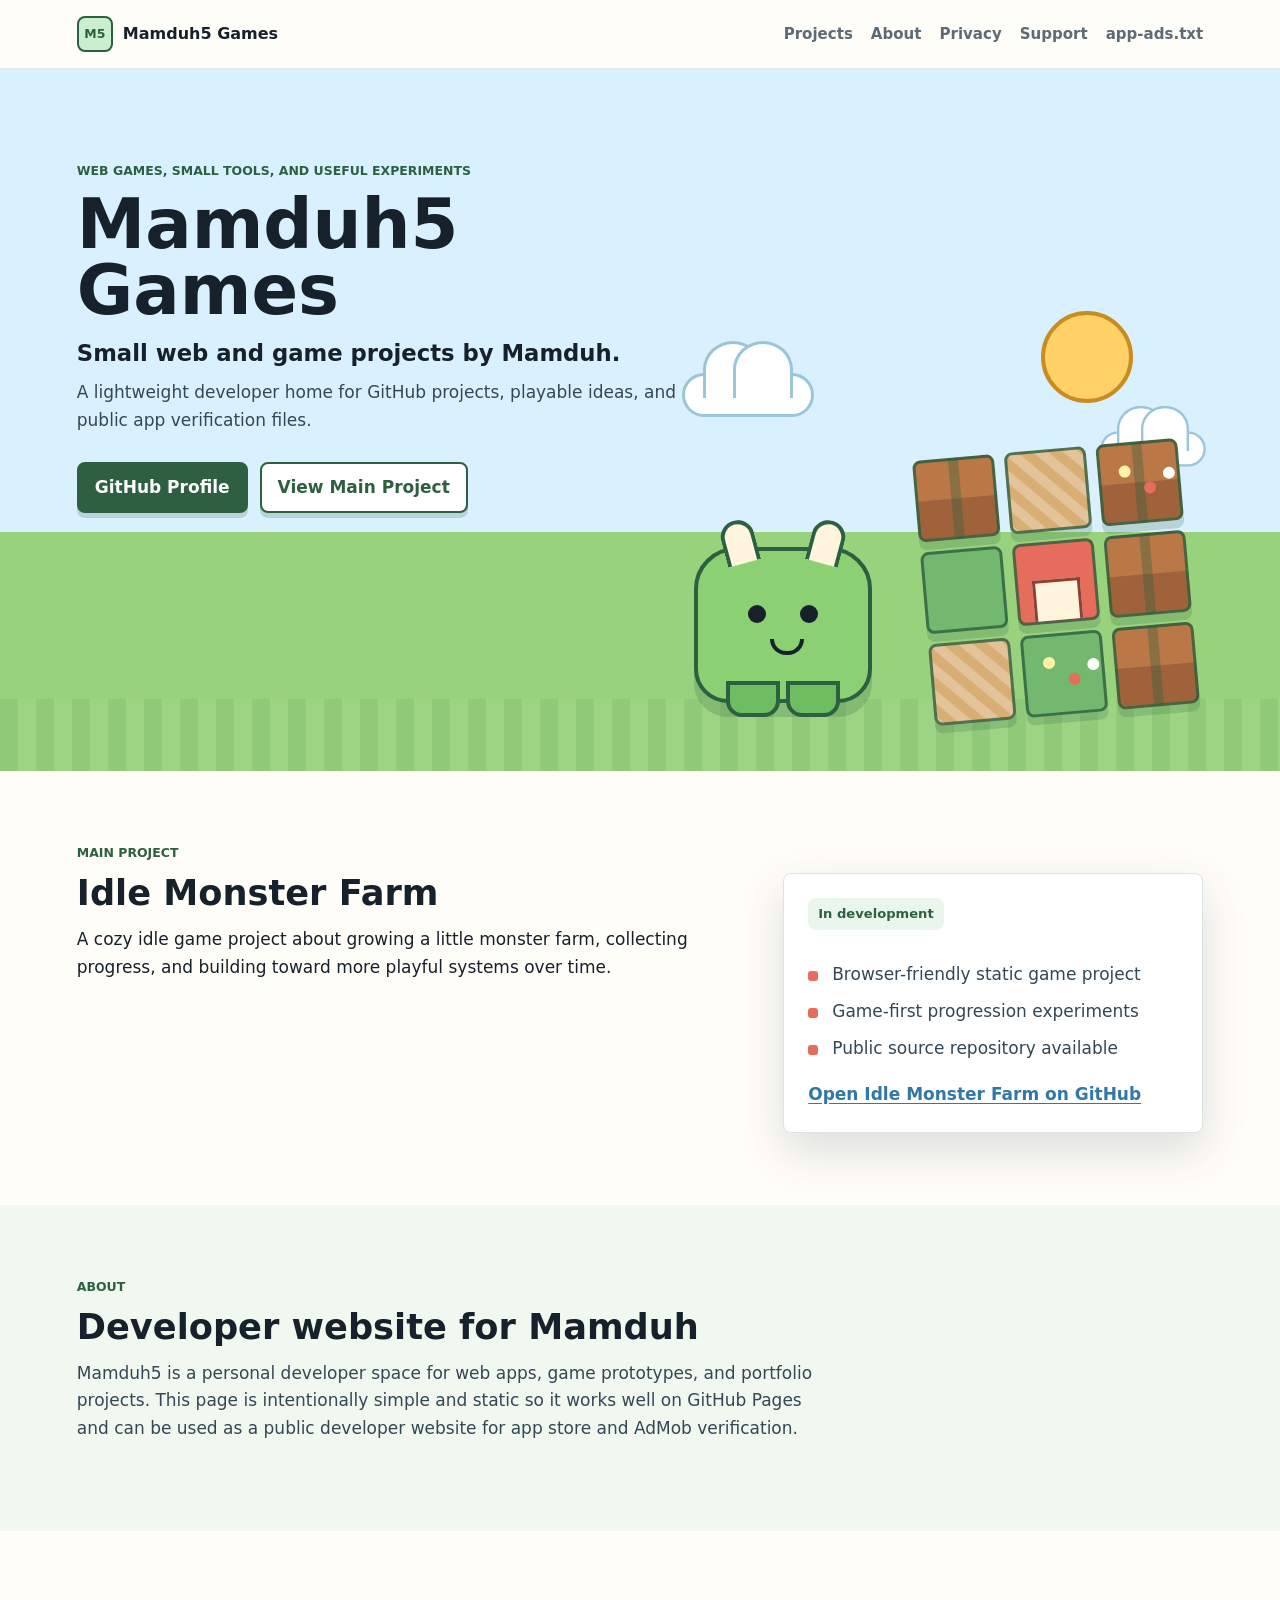
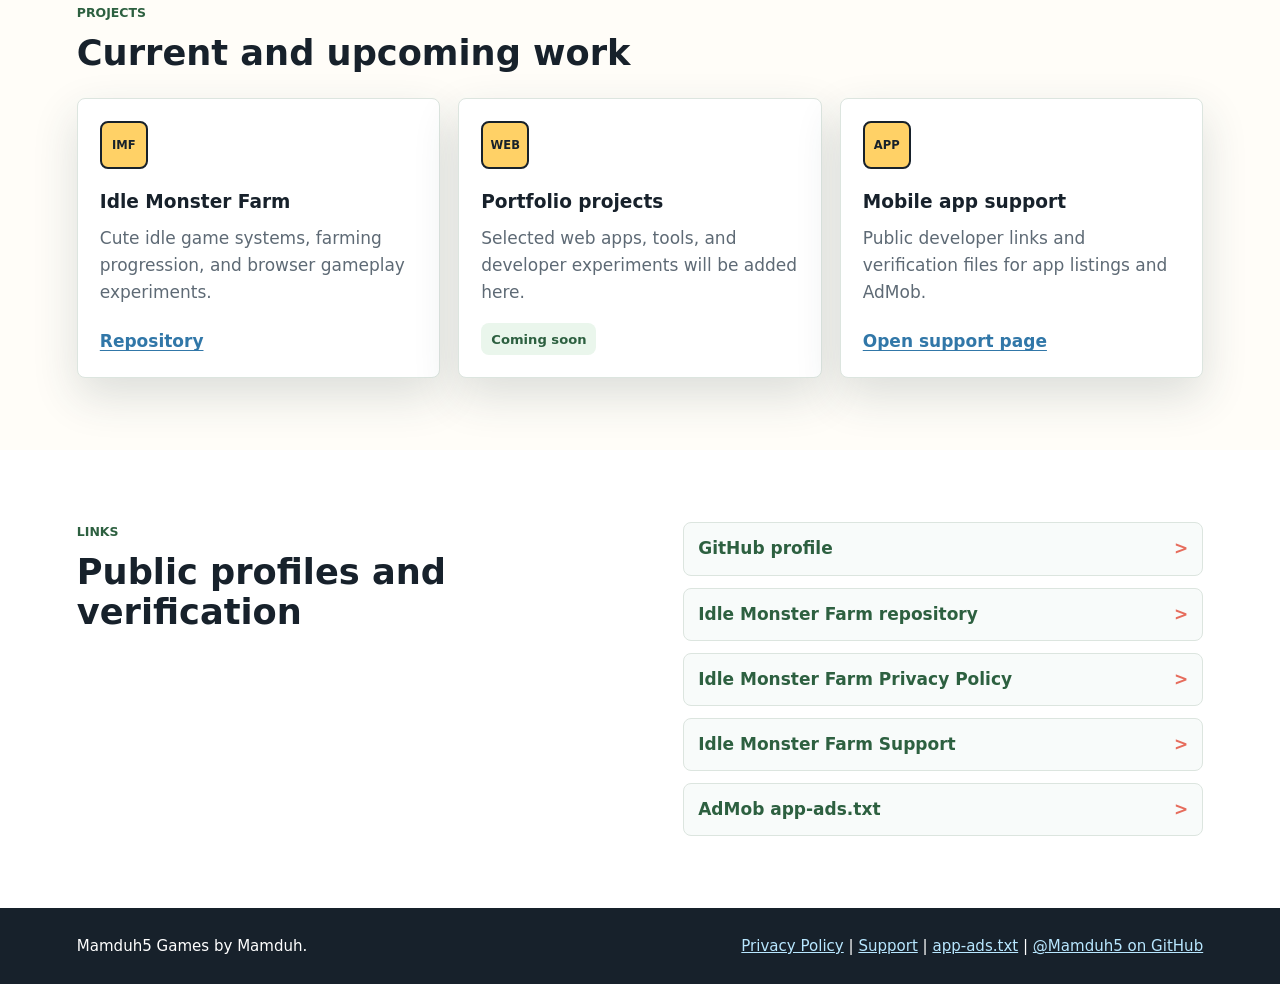
<file: index.html>
<!doctype html>
<html lang="en">
  <head>
    <meta charset="utf-8">
    <meta name="viewport" content="width=device-width, initial-scale=1">
    <meta
      name="description"
      content="Mamduh5 Games is a small developer landing page for web, game, and portfolio projects by Mamduh."
    >
    <title>Mamduh5 Games</title>
    <link rel="stylesheet" href="styles.css">
  </head>
  <body>
    <header class="site-header">
      <a class="brand" href="/" aria-label="Mamduh5 Games home">
        <span class="brand-mark" aria-hidden="true">M5</span>
        <span>Mamduh5 Games</span>
      </a>
      <nav class="nav-links" aria-label="Primary navigation">
        <a href="#projects">Projects</a>
        <a href="#about">About</a>
        <a href="privacy.html">Privacy</a>
        <a href="support.html">Support</a>
        <a href="app-ads.txt">app-ads.txt</a>
      </nav>
    </header>

    <main>
      <section class="hero" aria-labelledby="hero-title">
        <div class="hero-copy">
          <p class="eyebrow">Web games, small tools, and useful experiments</p>
          <h1 id="hero-title">Mamduh5 Games</h1>
          <p class="hero-subtitle">Small web and game projects by Mamduh.</p>
          <p class="hero-text">
            A lightweight developer home for GitHub projects, playable ideas, and
            public app verification files.
          </p>
          <div class="hero-actions" aria-label="Main links">
            <a class="button primary" href="https://github.com/Mamduh5">GitHub Profile</a>
            <a class="button secondary" href="#idle-monster-farm">View Main Project</a>
          </div>
        </div>

        <div class="hero-scene" aria-hidden="true">
          <div class="sun"></div>
          <div class="cloud cloud-a"></div>
          <div class="cloud cloud-b"></div>
          <div class="farm-field">
            <div class="tile crop"></div>
            <div class="tile path"></div>
            <div class="tile crop flower"></div>
            <div class="tile grass"></div>
            <div class="tile barn"></div>
            <div class="tile crop"></div>
            <div class="tile path"></div>
            <div class="tile grass flower"></div>
            <div class="tile crop"></div>
          </div>
          <div class="monster">
            <span class="horn left"></span>
            <span class="horn right"></span>
            <span class="eye left"></span>
            <span class="eye right"></span>
            <span class="smile"></span>
          </div>
        </div>
      </section>

      <section class="section project-feature" id="idle-monster-farm" aria-labelledby="idle-title">
        <div class="section-kicker">Main project</div>
        <div class="feature-grid">
          <div>
            <h2 id="idle-title">Idle Monster Farm</h2>
            <p>
              A cozy idle game project about growing a little monster farm,
              collecting progress, and building toward more playful systems over time.
            </p>
          </div>
          <div class="feature-panel">
            <p class="status-pill">In development</p>
            <ul class="check-list">
              <li>Browser-friendly static game project</li>
              <li>Game-first progression experiments</li>
              <li>Public source repository available</li>
            </ul>
            <a class="text-link" href="https://github.com/Mamduh5/Idle-Monster-Farm">
              Open Idle Monster Farm on GitHub
            </a>
          </div>
        </div>
      </section>

      <section class="section" id="about" aria-labelledby="about-title">
        <div class="section-kicker">About</div>
        <h2 id="about-title">Developer website for Mamduh</h2>
        <p class="wide-copy">
          Mamduh5 is a personal developer space for web apps, game prototypes,
          and portfolio projects. This page is intentionally simple and static so it
          works well on GitHub Pages and can be used as a public developer website
          for app store and AdMob verification.
        </p>
      </section>

      <section class="section" id="projects" aria-labelledby="projects-title">
        <div class="section-kicker">Projects</div>
        <h2 id="projects-title">Current and upcoming work</h2>
        <div class="project-grid">
          <article class="project-card">
            <span class="card-icon" aria-hidden="true">IMF</span>
            <h3>Idle Monster Farm</h3>
            <p>Cute idle game systems, farming progression, and browser gameplay experiments.</p>
            <a class="text-link" href="https://github.com/Mamduh5/Idle-Monster-Farm">Repository</a>
          </article>
          <article class="project-card">
            <span class="card-icon" aria-hidden="true">WEB</span>
            <h3>Portfolio projects</h3>
            <p>Selected web apps, tools, and developer experiments will be added here.</p>
            <span class="muted-label">Coming soon</span>
          </article>
          <article class="project-card">
            <span class="card-icon" aria-hidden="true">APP</span>
            <h3>Mobile app support</h3>
            <p>Public developer links and verification files for app listings and AdMob.</p>
            <a class="text-link" href="support.html">Open support page</a>
          </article>
        </div>
      </section>

      <section class="section links-section" aria-labelledby="links-title">
        <div>
          <div class="section-kicker">Links</div>
          <h2 id="links-title">Public profiles and verification</h2>
        </div>
        <div class="link-list">
          <a href="https://github.com/Mamduh5">GitHub profile</a>
          <a href="https://github.com/Mamduh5/Idle-Monster-Farm">Idle Monster Farm repository</a>
          <a href="privacy.html">Idle Monster Farm Privacy Policy</a>
          <a href="support.html">Idle Monster Farm Support</a>
          <a href="app-ads.txt">AdMob app-ads.txt</a>
        </div>
      </section>
    </main>

    <footer class="site-footer">
      <p>Mamduh5 Games by Mamduh.</p>
      <p>
        <a href="privacy.html">Privacy Policy</a>
        <span aria-hidden="true"> | </span>
        <a href="support.html">Support</a>
        <span aria-hidden="true"> | </span>
        <a href="app-ads.txt">app-ads.txt</a>
        <span aria-hidden="true"> | </span>
        <a href="https://github.com/Mamduh5">@Mamduh5 on GitHub</a>
      </p>
    </footer>
  </body>
</html>
</file>
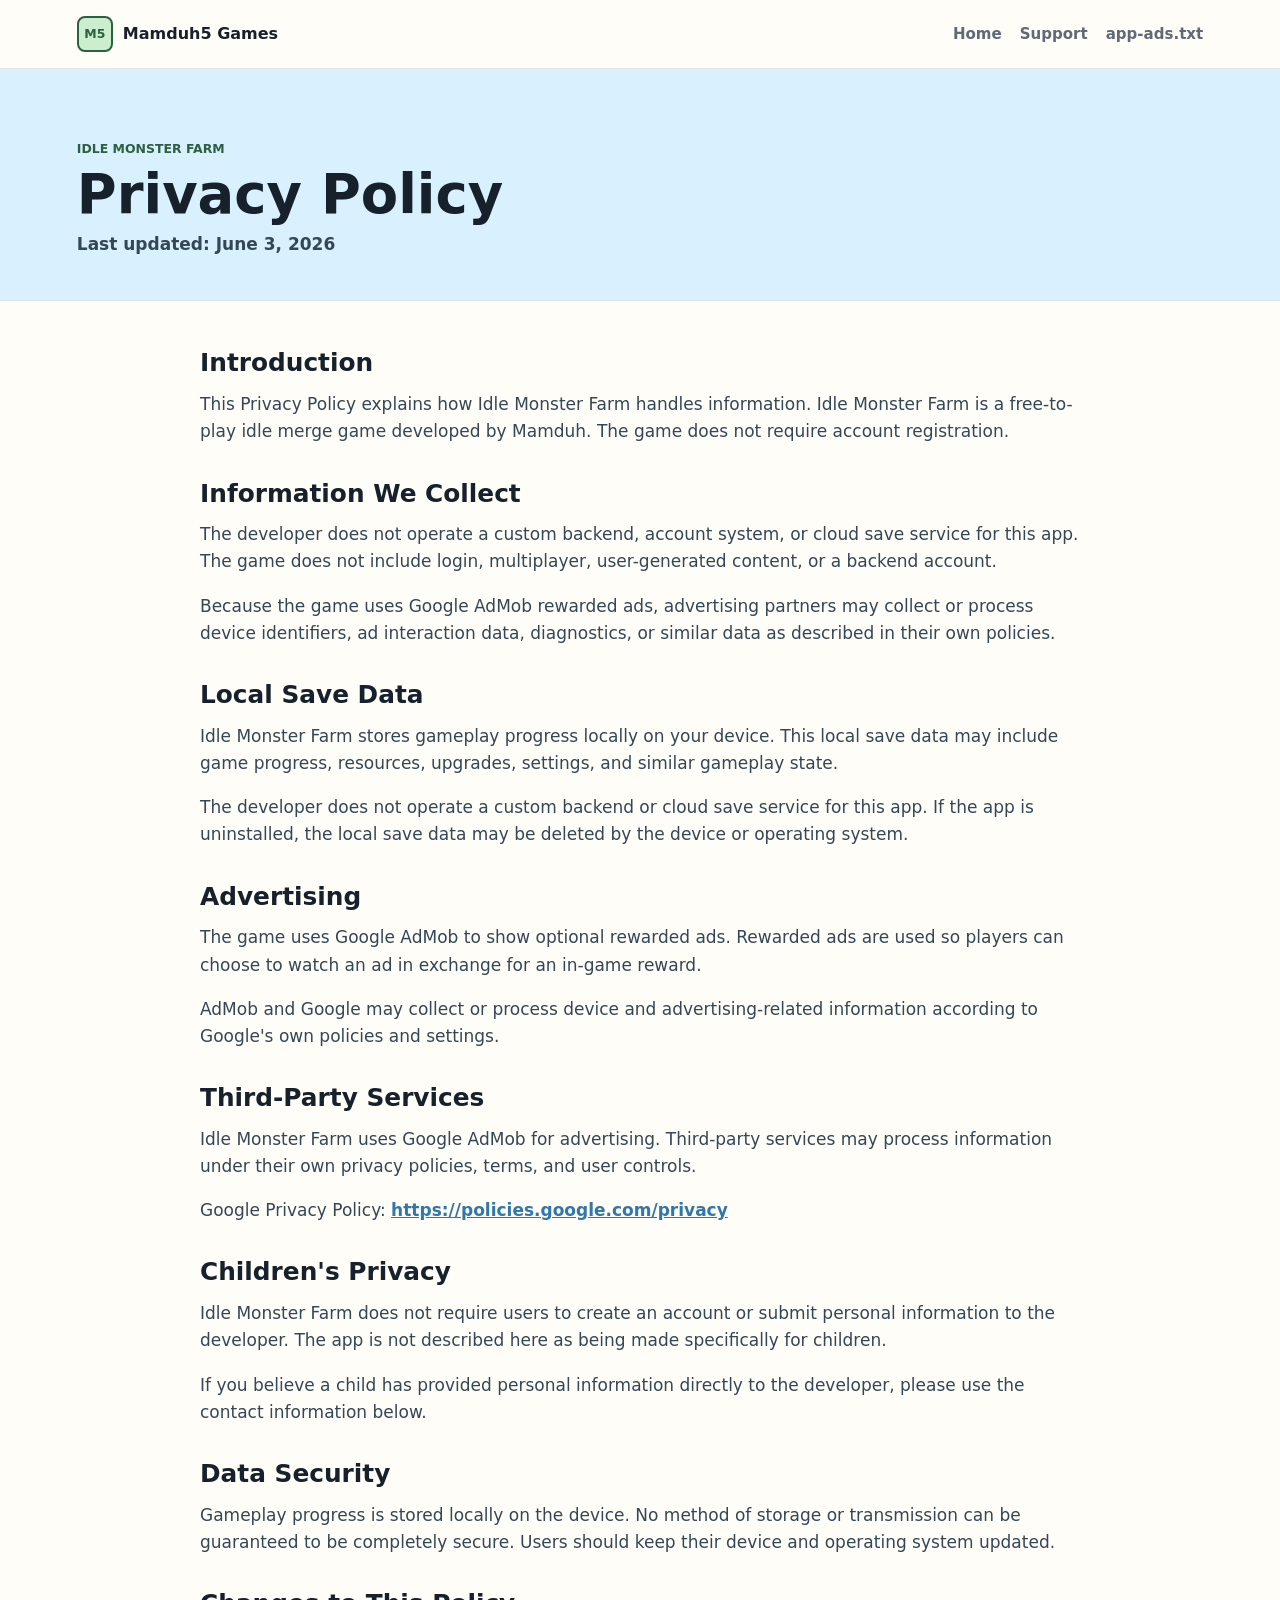
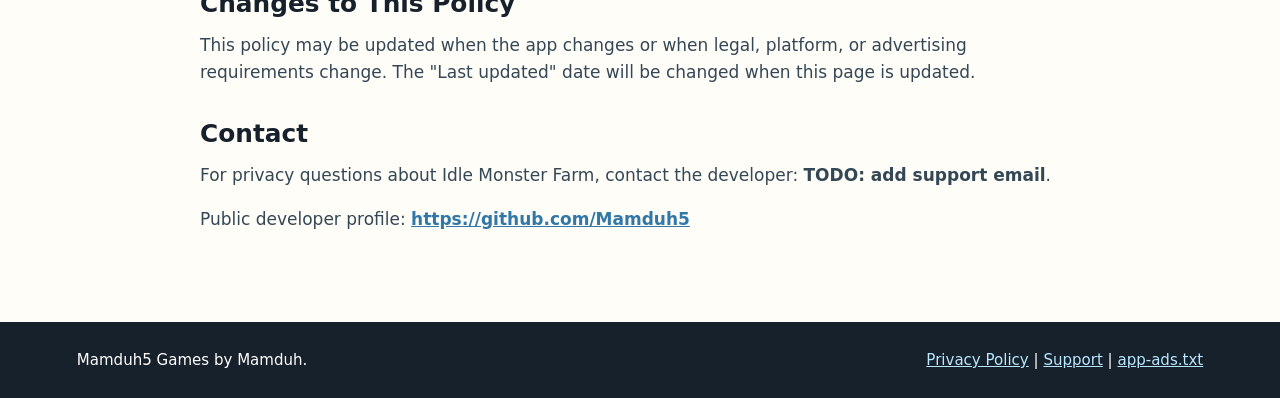
<file: privacy.html>
<!doctype html>
<html lang="en">
  <head>
    <meta charset="utf-8">
    <meta name="viewport" content="width=device-width, initial-scale=1">
    <meta
      name="description"
      content="Privacy Policy for Idle Monster Farm by Mamduh."
    >
    <title>Privacy Policy | Idle Monster Farm</title>
    <link rel="stylesheet" href="styles.css">
  </head>
  <body>
    <header class="site-header">
      <a class="brand" href="/" aria-label="Mamduh5 Games home">
        <span class="brand-mark" aria-hidden="true">M5</span>
        <span>Mamduh5 Games</span>
      </a>
      <nav class="nav-links" aria-label="Primary navigation">
        <a href="/">Home</a>
        <a href="support.html">Support</a>
        <a href="app-ads.txt">app-ads.txt</a>
      </nav>
    </header>

    <main class="page-main">
      <section class="page-hero" aria-labelledby="privacy-title">
        <p class="eyebrow">Idle Monster Farm</p>
        <h1 id="privacy-title">Privacy Policy</h1>
        <p class="page-subtitle">Last updated: June 3, 2026</p>
      </section>

      <section class="legal-content" aria-label="Privacy policy content">
        <h2>Introduction</h2>
        <p>
          This Privacy Policy explains how Idle Monster Farm handles information.
          Idle Monster Farm is a free-to-play idle merge game developed by Mamduh.
          The game does not require account registration.
        </p>

        <h2>Information We Collect</h2>
        <p>
          The developer does not operate a custom backend, account system, or cloud
          save service for this app. The game does not include login, multiplayer,
          user-generated content, or a backend account.
        </p>
        <p>
          Because the game uses Google AdMob rewarded ads, advertising partners may
          collect or process device identifiers, ad interaction data, diagnostics,
          or similar data as described in their own policies.
        </p>

        <h2>Local Save Data</h2>
        <p>
          Idle Monster Farm stores gameplay progress locally on your device. This
          local save data may include game progress, resources, upgrades, settings,
          and similar gameplay state.
        </p>
        <p>
          The developer does not operate a custom backend or cloud save service for
          this app. If the app is uninstalled, the local save data may be deleted by
          the device or operating system.
        </p>

        <h2>Advertising</h2>
        <p>
          The game uses Google AdMob to show optional rewarded ads. Rewarded ads are
          used so players can choose to watch an ad in exchange for an in-game reward.
        </p>
        <p>
          AdMob and Google may collect or process device and advertising-related
          information according to Google's own policies and settings.
        </p>

        <h2>Third-Party Services</h2>
        <p>
          Idle Monster Farm uses Google AdMob for advertising. Third-party services
          may process information under their own privacy policies, terms, and user
          controls.
        </p>
        <p>
          Google Privacy Policy:
          <a href="https://policies.google.com/privacy">https://policies.google.com/privacy</a>
        </p>

        <h2>Children's Privacy</h2>
        <p>
          Idle Monster Farm does not require users to create an account or submit
          personal information to the developer. The app is not described here as
          being made specifically for children.
        </p>
        <p>
          If you believe a child has provided personal information directly to the
          developer, please use the contact information below.
        </p>

        <h2>Data Security</h2>
        <p>
          Gameplay progress is stored locally on the device. No method of storage or
          transmission can be guaranteed to be completely secure. Users should keep
          their device and operating system updated.
        </p>

        <h2>Changes to This Policy</h2>
        <p>
          This policy may be updated when the app changes or when legal, platform, or
          advertising requirements change. The "Last updated" date will be changed
          when this page is updated.
        </p>

        <h2>Contact</h2>
        <p>
          For privacy questions about Idle Monster Farm, contact the developer:
          <strong>TODO: add support email</strong>.
        </p>
        <p>
          Public developer profile:
          <a href="https://github.com/Mamduh5">https://github.com/Mamduh5</a>
        </p>
      </section>
    </main>

    <footer class="site-footer">
      <p>Mamduh5 Games by Mamduh.</p>
      <p>
        <a href="privacy.html">Privacy Policy</a>
        <span aria-hidden="true"> | </span>
        <a href="support.html">Support</a>
        <span aria-hidden="true"> | </span>
        <a href="app-ads.txt">app-ads.txt</a>
      </p>
    </footer>
  </body>
</html>
</file>
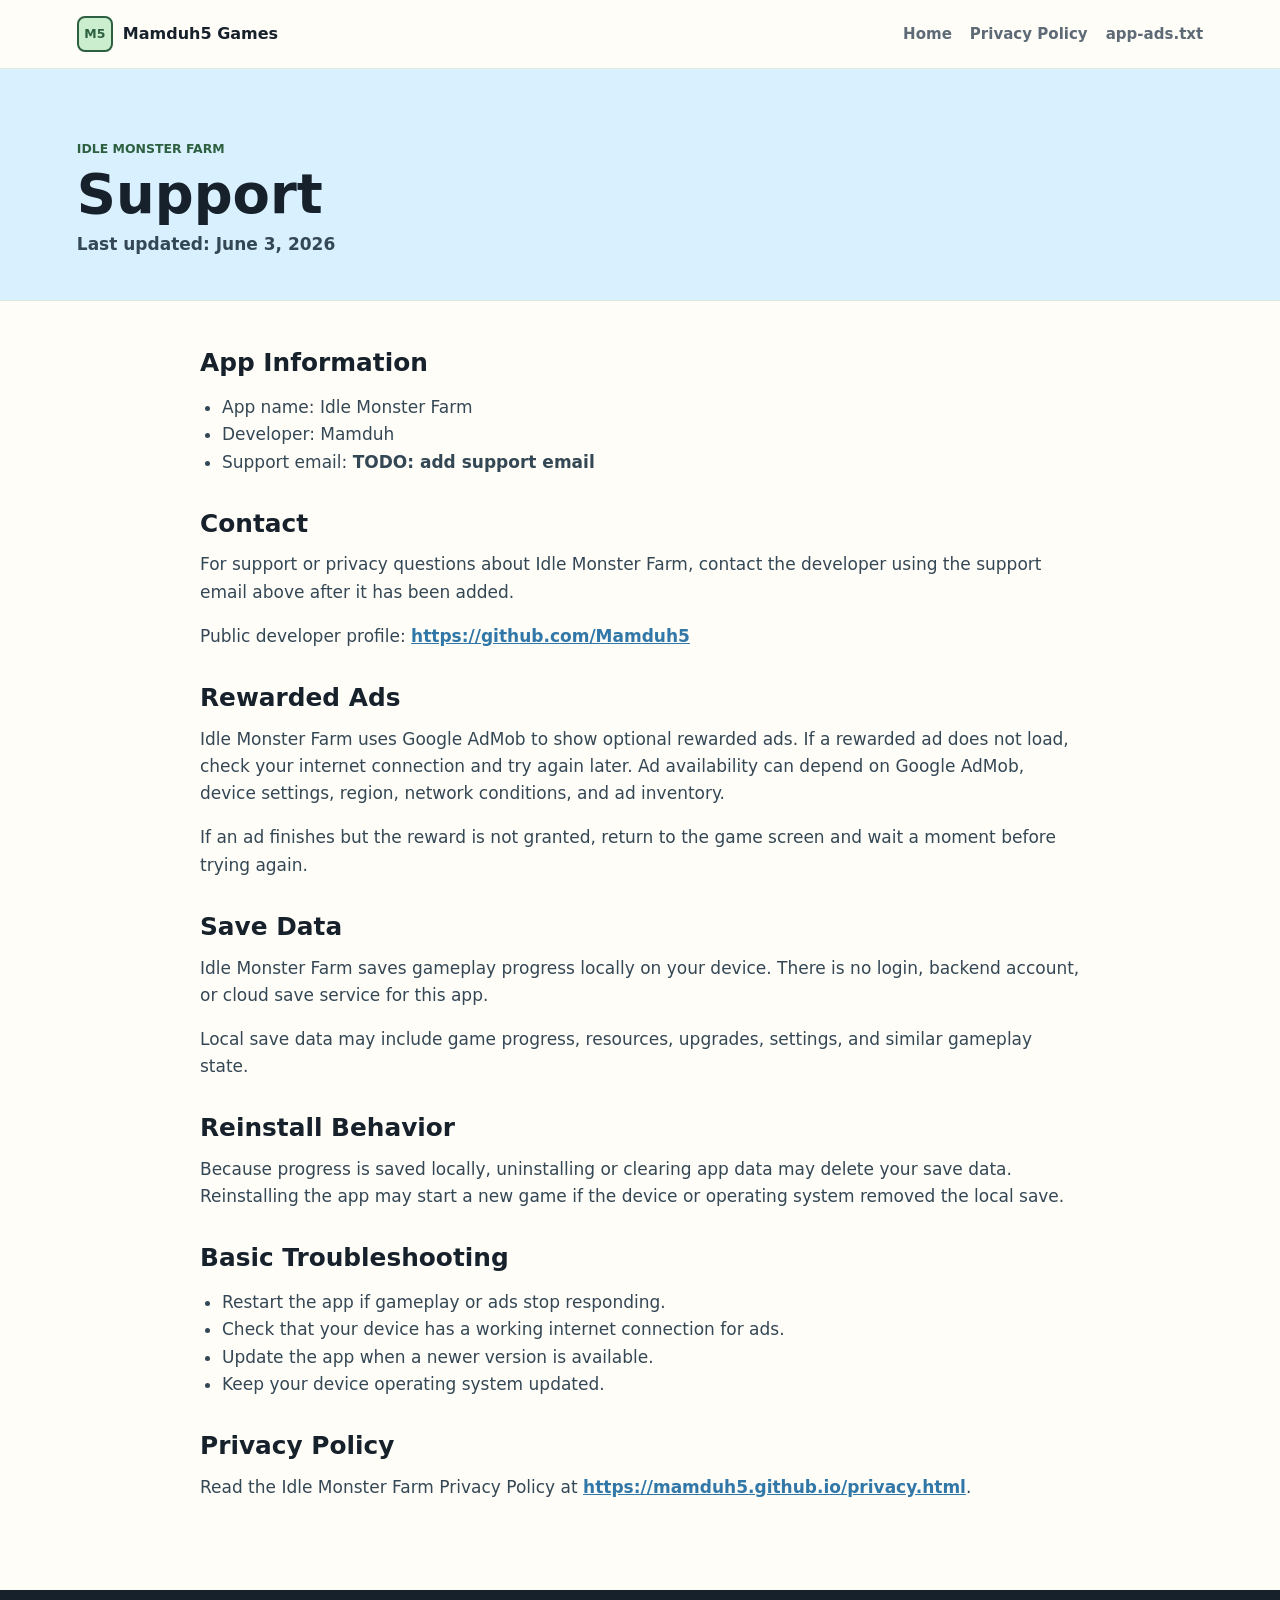
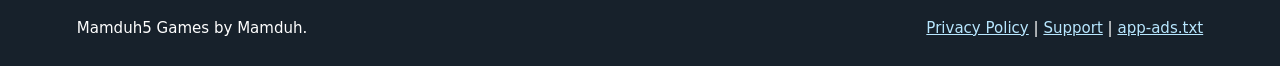
<file: support.html>
<!doctype html>
<html lang="en">
  <head>
    <meta charset="utf-8">
    <meta name="viewport" content="width=device-width, initial-scale=1">
    <meta
      name="description"
      content="Support page for Idle Monster Farm by Mamduh."
    >
    <title>Support | Idle Monster Farm</title>
    <link rel="stylesheet" href="styles.css">
  </head>
  <body>
    <header class="site-header">
      <a class="brand" href="/" aria-label="Mamduh5 Games home">
        <span class="brand-mark" aria-hidden="true">M5</span>
        <span>Mamduh5 Games</span>
      </a>
      <nav class="nav-links" aria-label="Primary navigation">
        <a href="/">Home</a>
        <a href="privacy.html">Privacy Policy</a>
        <a href="app-ads.txt">app-ads.txt</a>
      </nav>
    </header>

    <main class="page-main">
      <section class="page-hero" aria-labelledby="support-title">
        <p class="eyebrow">Idle Monster Farm</p>
        <h1 id="support-title">Support</h1>
        <p class="page-subtitle">Last updated: June 3, 2026</p>
      </section>

      <section class="legal-content" aria-label="Support content">
        <h2>App Information</h2>
        <ul>
          <li>App name: Idle Monster Farm</li>
          <li>Developer: Mamduh</li>
          <li>Support email: <strong>TODO: add support email</strong></li>
        </ul>

        <h2>Contact</h2>
        <p>
          For support or privacy questions about Idle Monster Farm, contact the
          developer using the support email above after it has been added.
        </p>
        <p>
          Public developer profile:
          <a href="https://github.com/Mamduh5">https://github.com/Mamduh5</a>
        </p>

        <h2>Rewarded Ads</h2>
        <p>
          Idle Monster Farm uses Google AdMob to show optional rewarded ads. If a
          rewarded ad does not load, check your internet connection and try again
          later. Ad availability can depend on Google AdMob, device settings, region,
          network conditions, and ad inventory.
        </p>
        <p>
          If an ad finishes but the reward is not granted, return to the game screen
          and wait a moment before trying again.
        </p>

        <h2>Save Data</h2>
        <p>
          Idle Monster Farm saves gameplay progress locally on your device. There is
          no login, backend account, or cloud save service for this app.
        </p>
        <p>
          Local save data may include game progress, resources, upgrades, settings,
          and similar gameplay state.
        </p>

        <h2>Reinstall Behavior</h2>
        <p>
          Because progress is saved locally, uninstalling or clearing app data may
          delete your save data. Reinstalling the app may start a new game if the
          device or operating system removed the local save.
        </p>

        <h2>Basic Troubleshooting</h2>
        <ul>
          <li>Restart the app if gameplay or ads stop responding.</li>
          <li>Check that your device has a working internet connection for ads.</li>
          <li>Update the app when a newer version is available.</li>
          <li>Keep your device operating system updated.</li>
        </ul>

        <h2>Privacy Policy</h2>
        <p>
          Read the Idle Monster Farm Privacy Policy at
          <a href="privacy.html">https://mamduh5.github.io/privacy.html</a>.
        </p>
      </section>
    </main>

    <footer class="site-footer">
      <p>Mamduh5 Games by Mamduh.</p>
      <p>
        <a href="privacy.html">Privacy Policy</a>
        <span aria-hidden="true"> | </span>
        <a href="support.html">Support</a>
        <span aria-hidden="true"> | </span>
        <a href="app-ads.txt">app-ads.txt</a>
      </p>
    </footer>
  </body>
</html>
</file>
<file: styles.css>
:root {
  color-scheme: light;
  --ink: #17212b;
  --muted: #5e6a75;
  --paper: #fffdf8;
  --panel: #ffffff;
  --green: #4f8f58;
  --green-dark: #2d6040;
  --blue: #3177a8;
  --sky: #d9f0ff;
  --sun: #ffd166;
  --coral: #e66c5c;
  --mint: #cbeecf;
  --line: #dce5df;
  --shadow: 0 18px 45px rgba(39, 64, 70, 0.16);
}

* {
  box-sizing: border-box;
}

html {
  scroll-behavior: smooth;
}

body {
  margin: 0;
  background: var(--paper);
  color: var(--ink);
  font-family: "Segoe UI", system-ui, -apple-system, BlinkMacSystemFont, Arial, sans-serif;
  font-size: 17px;
  line-height: 1.6;
}

a {
  color: inherit;
}

a:focus-visible,
button:focus-visible {
  outline: 3px solid var(--blue);
  outline-offset: 4px;
}

.site-header {
  position: sticky;
  top: 0;
  z-index: 20;
  display: flex;
  align-items: center;
  justify-content: space-between;
  gap: 24px;
  padding: 16px 6vw;
  background: rgba(255, 253, 248, 0.94);
  border-bottom: 1px solid rgba(220, 229, 223, 0.8);
  backdrop-filter: blur(12px);
}

.brand {
  display: inline-flex;
  align-items: center;
  gap: 10px;
  color: var(--ink);
  font-size: 1rem;
  font-weight: 800;
  text-decoration: none;
}

.brand-mark {
  display: inline-grid;
  width: 36px;
  height: 36px;
  place-items: center;
  border: 2px solid var(--green-dark);
  border-radius: 8px;
  background: var(--mint);
  color: var(--green-dark);
  font-size: 0.78rem;
  font-weight: 900;
}

.nav-links {
  display: flex;
  align-items: center;
  gap: 18px;
  color: var(--muted);
  font-size: 0.94rem;
  font-weight: 700;
}

.nav-links a {
  text-decoration: none;
}

.nav-links a:hover {
  color: var(--green-dark);
}

.hero {
  position: relative;
  min-height: 78vh;
  overflow: hidden;
  padding: 92px 6vw 56px;
  background: var(--sky);
  isolation: isolate;
}

.hero::before {
  content: "";
  position: absolute;
  inset: auto 0 0;
  height: 34%;
  background: #98d27d;
  z-index: -2;
}

.hero::after {
  content: "";
  position: absolute;
  right: 0;
  bottom: 0;
  left: 0;
  height: 72px;
  background:
    repeating-linear-gradient(
      90deg,
      rgba(45, 96, 64, 0.16) 0 18px,
      rgba(255, 255, 255, 0.1) 18px 36px
    );
  opacity: 0.45;
  z-index: -1;
}

.hero-copy {
  position: relative;
  z-index: 3;
  max-width: 640px;
}

.eyebrow,
.section-kicker {
  margin: 0 0 10px;
  color: var(--green-dark);
  font-size: 0.78rem;
  font-weight: 900;
  text-transform: uppercase;
}

h1,
h2,
h3,
p {
  margin-top: 0;
}

h1 {
  max-width: 8ch;
  margin-bottom: 12px;
  font-size: 4.3rem;
  line-height: 0.96;
}

h2 {
  margin-bottom: 14px;
  font-size: 2.2rem;
  line-height: 1.12;
}

h3 {
  margin-bottom: 8px;
  font-size: 1.16rem;
}

.hero-subtitle {
  max-width: 620px;
  margin-bottom: 8px;
  font-size: 1.42rem;
  font-weight: 800;
}

.hero-text,
.wide-copy {
  max-width: 760px;
  color: #344755;
}

.hero-actions {
  display: flex;
  flex-wrap: wrap;
  gap: 12px;
  margin-top: 28px;
}

.button {
  display: inline-flex;
  align-items: center;
  justify-content: center;
  min-height: 46px;
  padding: 10px 16px;
  border: 2px solid var(--green-dark);
  border-radius: 8px;
  font-weight: 800;
  text-decoration: none;
  box-shadow: 0 5px 0 rgba(45, 96, 64, 0.2);
}

.button.primary {
  background: var(--green-dark);
  color: #ffffff;
}

.button.secondary {
  background: #ffffff;
  color: var(--green-dark);
}

.button:hover {
  transform: translateY(-1px);
}

.hero-scene {
  position: absolute;
  right: 4vw;
  bottom: 42px;
  width: 44vw;
  min-width: 410px;
  max-width: 620px;
  height: 430px;
  z-index: 1;
}

.sun {
  position: absolute;
  top: 12px;
  right: 96px;
  width: 92px;
  height: 92px;
  border: 4px solid #c98c21;
  border-radius: 50%;
  background: var(--sun);
}

.cloud {
  position: absolute;
  width: 132px;
  height: 44px;
  border: 3px solid #9bc5d9;
  border-radius: 999px;
  background: #ffffff;
}

.cloud::before,
.cloud::after {
  content: "";
  position: absolute;
  bottom: 16px;
  width: 54px;
  height: 54px;
  border: 3px solid #9bc5d9;
  border-bottom: 0;
  border-radius: 50% 50% 0 0;
  background: #ffffff;
}

.cloud::before {
  left: 18px;
}

.cloud::after {
  right: 18px;
}

.cloud-a {
  top: 74px;
  left: 16px;
}

.cloud-b {
  top: 128px;
  right: 10px;
  transform: scale(0.8);
}

.farm-field {
  position: absolute;
  right: 40px;
  bottom: 14px;
  display: grid;
  grid-template-columns: repeat(3, 82px);
  grid-auto-rows: 82px;
  gap: 10px;
  transform: rotate(-5deg);
}

.tile {
  position: relative;
  border: 3px solid rgba(45, 96, 64, 0.8);
  border-radius: 8px;
  background: #73b86f;
  box-shadow: 0 8px 0 rgba(45, 96, 64, 0.2);
}

.tile.crop {
  background:
    linear-gradient(90deg, transparent 44%, rgba(45, 96, 64, 0.35) 44% 56%, transparent 56%),
    linear-gradient(#b97845 0 50%, #9f623b 50%);
}

.tile.path {
  background:
    linear-gradient(45deg, rgba(255, 255, 255, 0.26) 25%, transparent 25% 50%, rgba(255, 255, 255, 0.26) 50% 75%, transparent 75%),
    #d9ae75;
  background-size: 28px 28px;
}

.tile.barn {
  background: var(--coral);
}

.tile.barn::before {
  content: "";
  position: absolute;
  right: 14px;
  bottom: 0;
  left: 14px;
  height: 38px;
  border: 3px solid #8e3f36;
  border-bottom: 0;
  background: #fff4dc;
}

.tile.flower::after {
  content: "";
  position: absolute;
  top: 20px;
  left: 18px;
  width: 12px;
  height: 12px;
  border-radius: 50%;
  background: #fff2a8;
  box-shadow: 24px 18px 0 #e66c5c, 44px 5px 0 #ffffff;
}

.monster {
  position: absolute;
  left: 28px;
  bottom: 26px;
  width: 178px;
  height: 156px;
  border: 4px solid var(--green-dark);
  border-radius: 42px 42px 34px 34px;
  background: #8bd173;
  box-shadow: 0 14px 0 rgba(45, 96, 64, 0.22);
}

.monster::before,
.monster::after {
  content: "";
  position: absolute;
  bottom: -18px;
  width: 46px;
  height: 28px;
  border: 4px solid var(--green-dark);
  border-radius: 0 0 16px 16px;
  background: #6fbd61;
}

.monster::before {
  left: 28px;
}

.monster::after {
  right: 28px;
}

.horn {
  position: absolute;
  top: -31px;
  width: 34px;
  height: 44px;
  border: 4px solid var(--green-dark);
  border-bottom: 0;
  border-radius: 26px 26px 0 0;
  background: #fff4dc;
}

.horn.left {
  left: 24px;
  transform: rotate(-15deg);
}

.horn.right {
  right: 24px;
  transform: rotate(15deg);
}

.eye {
  position: absolute;
  top: 54px;
  width: 18px;
  height: 18px;
  border-radius: 50%;
  background: var(--ink);
}

.eye.left {
  left: 50px;
}

.eye.right {
  right: 50px;
}

.smile {
  position: absolute;
  top: 88px;
  left: 72px;
  width: 34px;
  height: 16px;
  border: 4px solid var(--ink);
  border-top: 0;
  border-radius: 0 0 24px 24px;
}

.section {
  padding: 72px 6vw;
}

.page-main {
  background: var(--paper);
}

.page-hero {
  padding: 70px 6vw 42px;
  background: var(--sky);
  border-bottom: 1px solid var(--line);
}

.page-hero h1 {
  max-width: 13ch;
  margin-bottom: 10px;
  font-size: 3.4rem;
}

.page-subtitle {
  margin-bottom: 0;
  color: #344755;
  font-weight: 800;
}

.legal-content {
  width: min(880px, calc(100% - 12vw));
  margin: 0 auto;
  padding: 48px 0 72px;
}

.legal-content h2 {
  margin-top: 34px;
  font-size: 1.55rem;
}

.legal-content h2:first-child {
  margin-top: 0;
}

.legal-content p,
.legal-content li {
  color: #344755;
}

.legal-content a {
  color: var(--blue);
  font-weight: 800;
  overflow-wrap: anywhere;
}

.legal-content ul {
  padding-left: 22px;
}

.section:nth-of-type(3) {
  background: #f0f8f0;
}

.feature-grid {
  display: grid;
  grid-template-columns: minmax(0, 1fr) minmax(280px, 420px);
  gap: 34px;
  align-items: start;
}

.feature-panel,
.project-card {
  border: 1px solid var(--line);
  border-radius: 8px;
  background: var(--panel);
  box-shadow: var(--shadow);
}

.feature-panel {
  padding: 24px;
}

.status-pill,
.muted-label {
  display: inline-flex;
  align-items: center;
  min-height: 32px;
  padding: 4px 10px;
  border-radius: 8px;
  background: #eaf6ec;
  color: var(--green-dark);
  font-size: 0.82rem;
  font-weight: 900;
}

.check-list {
  margin: 18px 0;
  padding: 0;
  list-style: none;
}

.check-list li {
  position: relative;
  margin-bottom: 10px;
  padding-left: 24px;
  color: #344755;
}

.check-list li::before {
  content: "";
  position: absolute;
  top: 10px;
  left: 0;
  width: 10px;
  height: 10px;
  border-radius: 3px;
  background: var(--coral);
}

.text-link {
  color: var(--blue);
  font-weight: 900;
  text-underline-offset: 3px;
}

.project-grid {
  display: grid;
  grid-template-columns: repeat(3, minmax(0, 1fr));
  gap: 18px;
  margin-top: 26px;
}

.project-card {
  display: flex;
  min-height: 245px;
  flex-direction: column;
  align-items: flex-start;
  padding: 22px;
}

.project-card p {
  color: var(--muted);
}

.project-card .text-link,
.project-card .muted-label {
  margin-top: auto;
}

.card-icon {
  display: inline-grid;
  width: 48px;
  height: 48px;
  margin-bottom: 18px;
  place-items: center;
  border: 2px solid var(--ink);
  border-radius: 8px;
  background: var(--sun);
  color: var(--ink);
  font-size: 0.72rem;
  font-weight: 900;
}

.links-section {
  display: grid;
  grid-template-columns: minmax(0, 1fr) minmax(280px, 520px);
  gap: 28px;
  align-items: start;
  background: #ffffff;
}

.link-list {
  display: grid;
  gap: 12px;
}

.link-list a {
  display: flex;
  min-height: 48px;
  align-items: center;
  justify-content: space-between;
  padding: 12px 14px;
  border: 1px solid var(--line);
  border-radius: 8px;
  background: #f8fbfa;
  color: var(--green-dark);
  font-weight: 900;
  text-decoration: none;
}

.link-list a::after {
  content: ">";
  color: var(--coral);
}

.link-list a:hover {
  border-color: var(--green);
  background: #f0f8f0;
}

.site-footer {
  display: flex;
  flex-wrap: wrap;
  justify-content: space-between;
  gap: 12px;
  padding: 26px 6vw;
  background: var(--ink);
  color: #ffffff;
  font-size: 0.94rem;
}

.site-footer p {
  margin: 0;
}

.site-footer a {
  color: #b8e7ff;
}

@media (max-width: 900px) {
  .site-header {
    position: static;
    flex-direction: column;
    align-items: flex-start;
  }

  .nav-links {
    flex-wrap: wrap;
  }

  .hero {
    min-height: 820px;
    padding-top: 54px;
  }

  h1 {
    max-width: 10ch;
    font-size: 3.2rem;
  }

  .page-hero h1 {
    max-width: 13ch;
    font-size: 2.8rem;
  }

  h2 {
    font-size: 1.85rem;
  }

  .hero-subtitle {
    font-size: 1.2rem;
  }

  .hero-scene {
    right: 50%;
    bottom: 36px;
    width: 420px;
    min-width: 0;
    transform: translateX(50%) scale(0.86);
    transform-origin: bottom center;
  }

  .feature-grid,
  .links-section,
  .project-grid {
    grid-template-columns: 1fr;
  }
}

@media (max-width: 520px) {
  body {
    font-size: 16px;
  }

  .site-header,
  .section,
  .hero,
  .page-hero,
  .site-footer {
    padding-right: 20px;
    padding-left: 20px;
  }

  .legal-content {
    width: calc(100% - 40px);
  }

  .nav-links {
    gap: 12px;
    font-size: 0.9rem;
  }

  .hero {
    min-height: 760px;
    padding-top: 42px;
  }

  h1 {
    font-size: 2.65rem;
  }

  .page-hero h1 {
    font-size: 2.35rem;
  }

  h2 {
    font-size: 1.65rem;
  }

  .hero-actions {
    flex-direction: column;
  }

  .button {
    width: 100%;
  }

  .hero-scene {
    bottom: 12px;
    transform: translateX(50%) scale(0.68);
  }

  .project-card {
    min-height: 220px;
  }

  .link-list a {
    align-items: flex-start;
    gap: 8px;
  }
}
</file>
